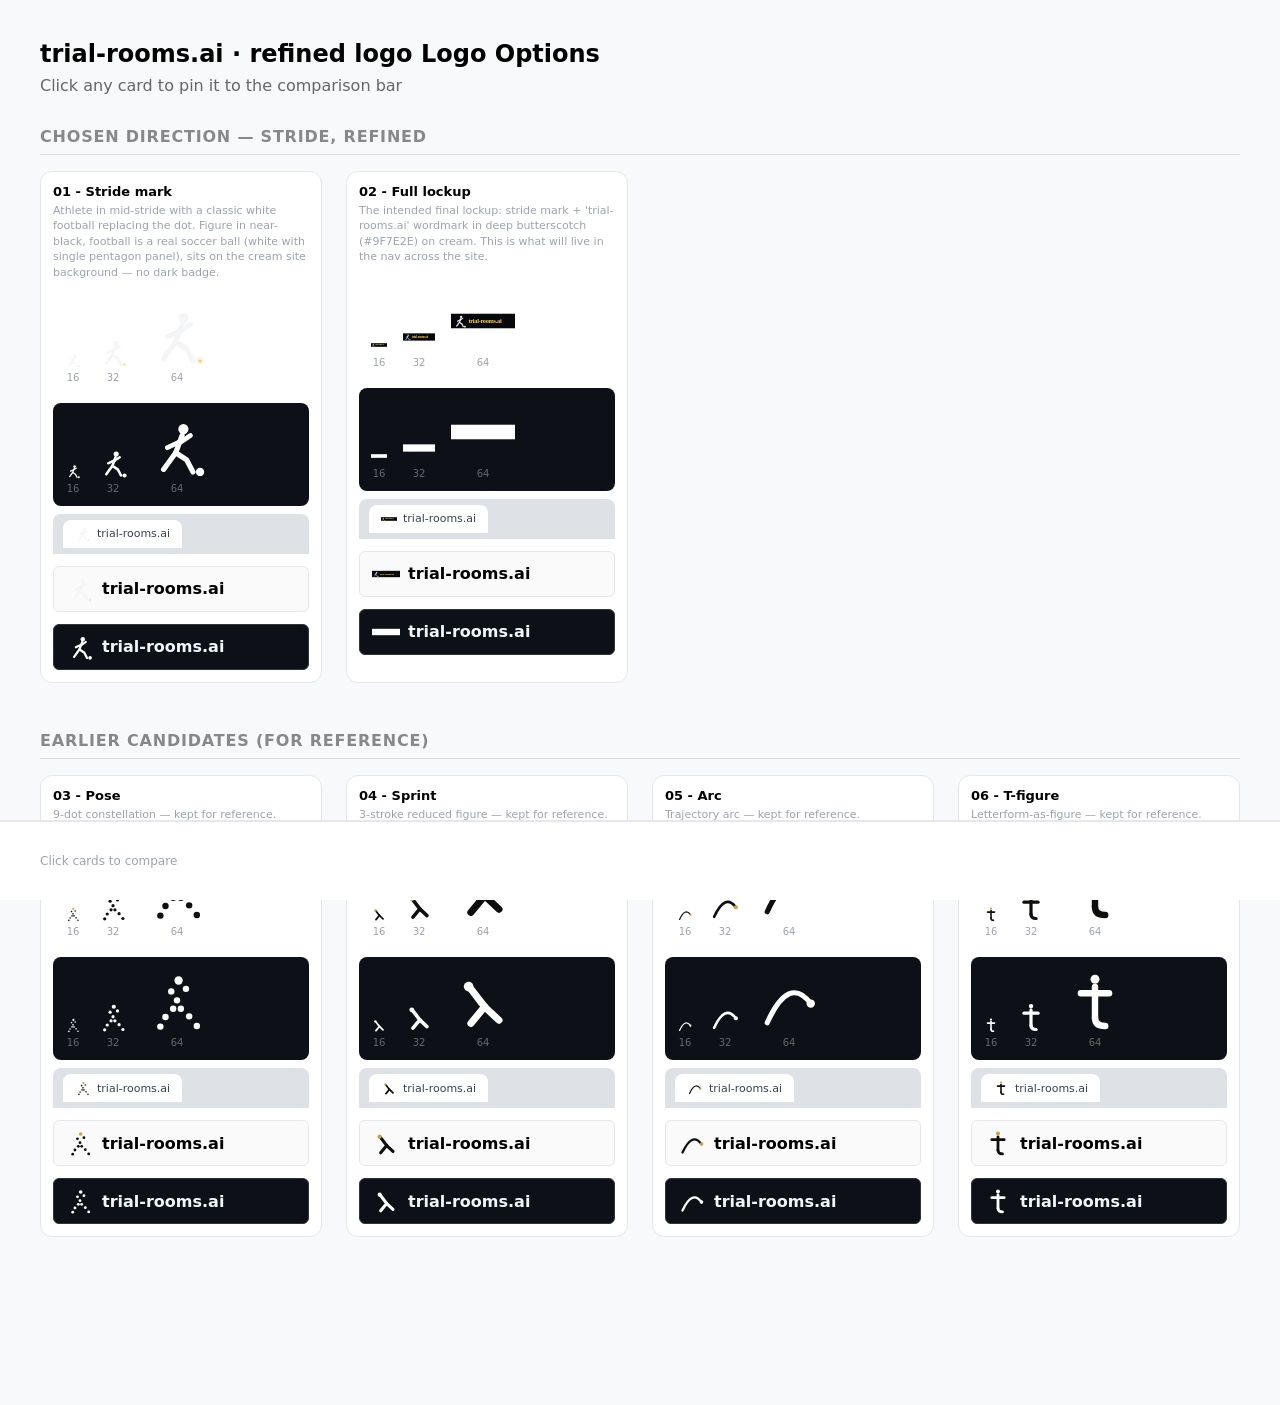
<file: logo-preview.html>
<!DOCTYPE html>
<html lang="en">
<head>
<meta charset="utf-8">
<title>Logo Options</title>
<style>
  * { margin: 0; padding: 0; box-sizing: border-box; }
  body { font-family: system-ui, sans-serif; padding: 40px 40px 120px; background: #f8f9fa; }
  h1 { margin-bottom: 8px; font-size: 24px; }
  .sub { color: #666; margin-bottom: 32px; }
  .section { margin-bottom: 48px; }
  .section h2 { font-size: 16px; color: #888; text-transform: uppercase; letter-spacing: 0.05em;
    margin-bottom: 16px; border-bottom: 1px solid #ddd; padding-bottom: 8px; }
  .grid { display: grid; grid-template-columns: repeat(auto-fill, minmax(240px, 1fr)); gap: 24px; }
  .card { background: white; border-radius: 12px; padding: 12px; border: 1px solid #e5e7eb;
    cursor: pointer; transition: outline 0.15s; }
  .card h3 { font-size: 13px; font-weight: 600; margin-bottom: 4px; }
  .card p { font-size: 11px; color: #9ca3af; margin-bottom: 12px; line-height: 1.4;
    min-height: 2.5em; }
  .sizes { display: flex; align-items: flex-end; gap: 16px;
    background: white; border-radius: 8px; padding: 12px; }
  .size-label { font-size: 10px; color: #9ca3af; text-align: center; }
  .size-label img { display: block; margin: 0 auto 4px; }
  .dark-row { background: #0d1117; padding: 12px; border-radius: 8px; margin-top: 8px;
    display: flex; align-items: flex-end; gap: 16px; }
  .dark-row .size-label { color: #666; }
  .nav-preview { display: flex; align-items: center; gap: 8px; margin-top: 12px;
    padding: 8px 12px; border: 1px solid #e5e7eb; border-radius: 6px; background: #fafafa; }
  .nav-preview img { width: 28px; height: 28px; }
  .nav-preview span { font-size: 16px; font-weight: 700; }
  .nav-dark { background: #0d1117; border-color: #30363d; }
  .nav-dark span { color: #f0f6fc; }
  .favicon-strip { display: flex; align-items: center; gap: 6px; margin-top: 8px;
    padding: 6px 10px; background: #dee1e6; border-radius: 8px 8px 0 0; }
  .favicon-strip .tab { display: flex; align-items: center; gap: 6px; background: white;
    border-radius: 8px 8px 0 0; padding: 6px 12px; font-size: 11px; color: #374151; }
  .favicon-strip .tab img { width: 16px; height: 16px; }
  #compare-bar { position: fixed; bottom: 0; left: 0; right: 0; background: white;
    border-top: 2px solid #e5e7eb; padding: 16px 40px; display: flex; gap: 24px;
    align-items: center; z-index: 10; min-height: 80px; }
</style>
</head>
<body>
<h1 id="title">Logo Options</h1>
<p class="sub">Click any card to pin it to the comparison bar</p>
<div id="content"></div>
<div id="compare-bar">
  <span style="font-size:12px;color:#9ca3af;white-space:nowrap;">Click cards to compare</span>
</div>

<!--
  Load variant data from variants.js.
  Expected shape of window.VARIANTS:
  {
    projectName: string,
    brandName: string,
    concepts: [{
      name: string,
      variants: [{
        id: string,
        name: string,
        description: string,
        light: string,        // path to light SVG
        dark: string|undefined // path to dark SVG (omit for monochrome)
      }]
    }]
  }
-->
<script src="variants.js"></script>
<script>
(function () {
  var lastDataStr = '';

  function esc(s) {
    var d = document.createElement('div');
    d.textContent = s;
    return d.innerHTML;
  }

  function sizeRamp(src, invert) {
    var sizes = [16, 32, 64];
    var filter = invert ? ' style="filter:brightness(0) invert(1)"' : '';
    return sizes.map(function (s) {
      return '<div class="size-label"><img src="' + src + '" width="' + s + '" height="' + s + '"' + filter + '>' + s + '</div>';
    }).join('');
  }

  function renderCard(v, brandName) {
    var lightSrc = v.light || '';
    var darkSrc = v.dark || '';
    var useDarkSrc = darkSrc || lightSrc;
    var invert = !darkSrc;
    var invertStyle = invert ? ' style="filter:brightness(0) invert(1)"' : '';

    return '<div class="card" data-id="' + esc(v.id) + '">' +
      '<h3>' + esc(v.id + ' - ' + v.name) + '</h3>' +
      '<p>' + esc(v.description || '') + '</p>' +
      '<div class="sizes">' + sizeRamp(lightSrc, false) + '</div>' +
      '<div class="dark-row">' + sizeRamp(useDarkSrc, invert) + '</div>' +
      '<div class="favicon-strip"><div class="tab"><img src="' + lightSrc + '">' + esc(brandName) + '</div></div>' +
      '<div class="nav-preview"><img src="' + lightSrc + '"><span>' + esc(brandName) + '</span></div>' +
      '<div class="nav-preview nav-dark"><img src="' + useDarkSrc + '"' + invertStyle + '><span>' + esc(brandName) + '</span></div>' +
    '</div>';
  }

  function render() {
    var data = window.VARIANTS;
    if (!data) return;

    var dataStr = JSON.stringify(data);
    if (dataStr === lastDataStr) return;
    lastDataStr = dataStr;

    document.getElementById('title').textContent = data.projectName + ' Logo Options';
    document.title = data.projectName + ' Logo Options';

    var html = '';
    (data.concepts || []).forEach(function (concept) {
      html += '<div class="section"><h2>' + esc(concept.name) + '</h2><div class="grid">';
      (concept.variants || []).forEach(function (v) {
        html += renderCard(v, data.brandName || data.projectName);
      });
      html += '</div></div>';
    });

    document.getElementById('content').innerHTML = html;
  }

  // Click-to-compare via event delegation
  document.getElementById('content').addEventListener('click', function (e) {
    var card = e.target.closest('.card');
    if (!card) return;
    var bar = document.getElementById('compare-bar');
    var id = card.dataset.id;
    var existing = bar.querySelector('[data-compare-id="' + id + '"]');
    if (existing) { existing.remove(); card.style.outline = ''; return; }
    if (bar.querySelectorAll('.compare-item').length >= 4) return;
    var imgSrc = card.querySelector('.sizes img');
    if (!imgSrc) return;
    var item = document.createElement('div');
    item.className = 'compare-item';
    item.dataset.compareId = id;
    item.style.cssText = 'text-align:center;';
    var thumb = document.createElement('img');
    thumb.src = imgSrc.src; thumb.width = 48; thumb.height = 48;
    thumb.style.cssText = 'display:block;margin:0 auto 4px;';
    var label = document.createElement('div');
    label.style.cssText = 'font-size:11px;color:#374151;';
    label.textContent = card.querySelector('h3').textContent;
    item.append(thumb, label);
    bar.appendChild(item);
    card.style.outline = '3px solid #3B82F6';
    card.style.outlineOffset = '-3px';
  });

  // Initial render
  render();

  // Live reload: cache-bust SVG images + reload variants.js every 3s
  setInterval(function () {
    var t = Date.now();
    // Cache-bust SVG images
    document.querySelectorAll('img[src*=".svg"]').forEach(function (img) {
      var base = img.src.split('?')[0];
      img.src = base + '?t=' + t;
    });
    // Reload variants.js via script injection, re-render if data changed
    var s = document.createElement('script');
    s.src = 'variants.js?t=' + t;
    s.onload = function () { render(); s.remove(); };
    s.onerror = function () { s.remove(); };
    document.head.appendChild(s);
  }, 3000);
})();
</script>
</body>
</html>
</file>
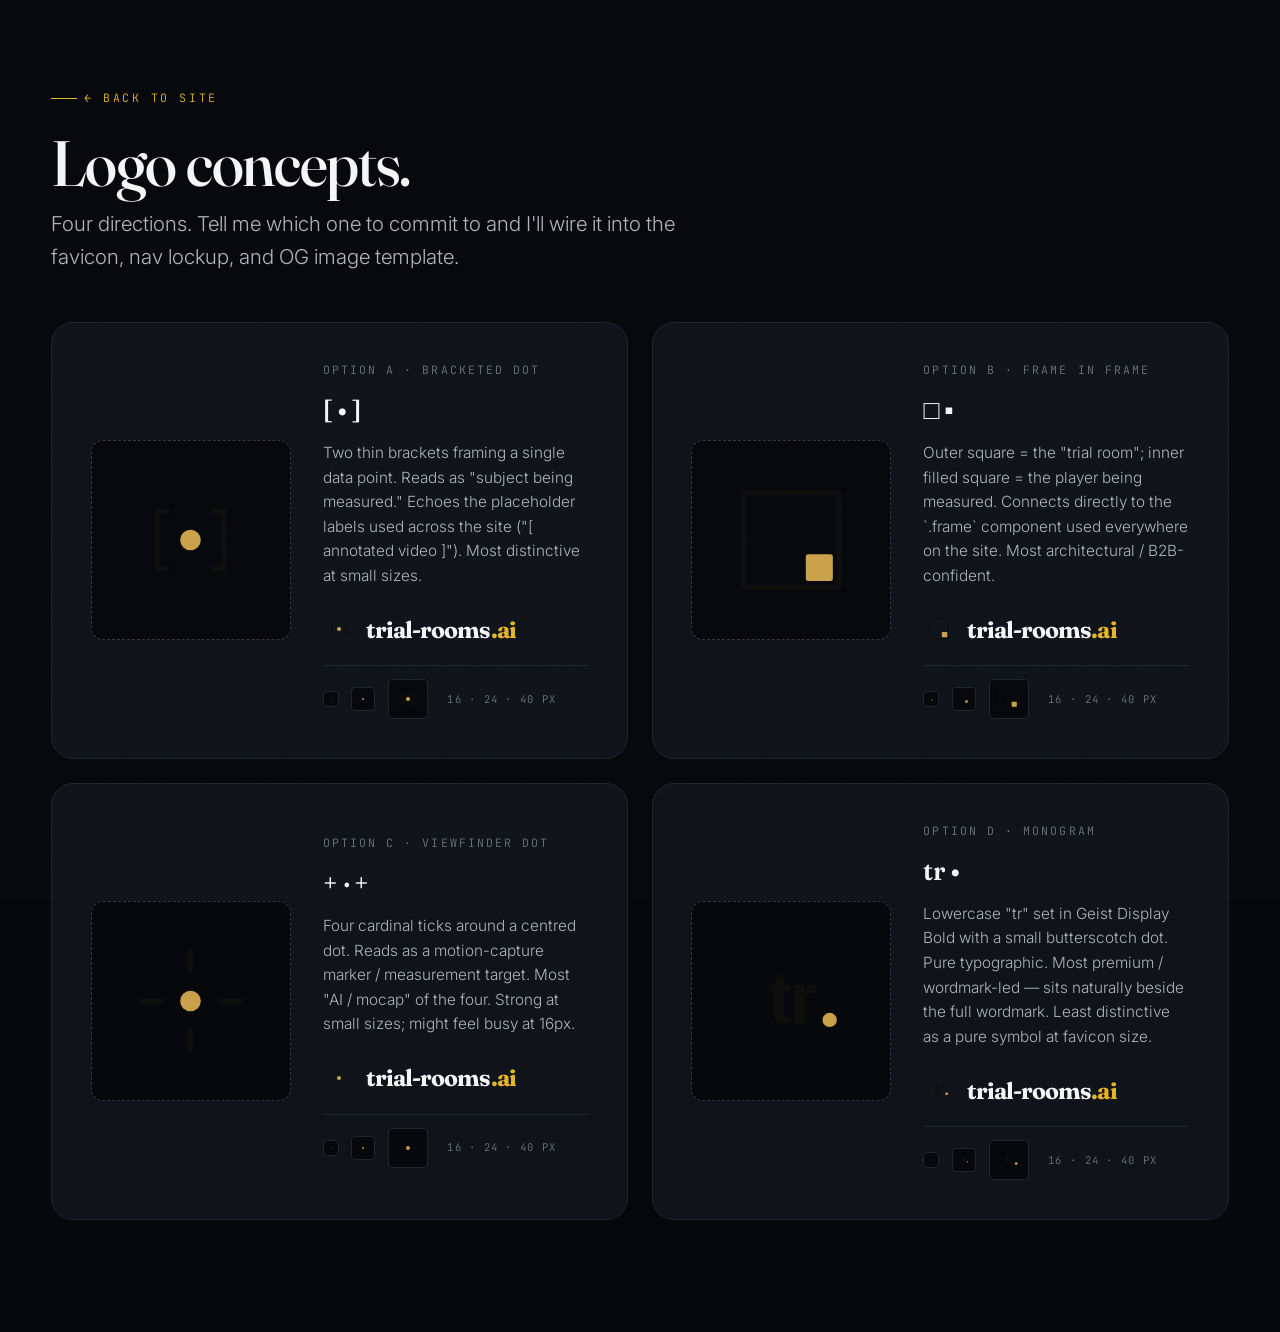
<file: logos.html>
<!DOCTYPE html>
<html lang="en" class="lenis">
<head>
<meta charset="UTF-8">
<meta name="viewport" content="width=device-width, initial-scale=1">
<title>Logo concepts — trial-rooms.ai</title>
<meta name="robots" content="noindex">
<link rel="icon" type="image/svg+xml" href="favicon.svg">
<link rel="stylesheet" href="css/base.css">
<link rel="stylesheet" href="css/components.css">
<style>
  .logo-page { padding: 5rem var(--gut) 7rem; max-width: 1280px; margin-inline: auto; }
  .logo-grid { display: grid; grid-template-columns: 1fr 1fr; gap: 1.5rem; margin-top: 3rem; }
  .logo-card {
    border: 1px solid var(--line);
    border-radius: var(--radius-lg);
    background: var(--bg-card);
    padding: 2.4rem;
    display: grid;
    grid-template-columns: 200px 1fr;
    gap: 2rem;
    align-items: center;
  }
  .logo-card .mark {
    width: 200px; height: 200px;
    border: 1px dashed var(--line-bright);
    border-radius: 12px;
    display: flex;
    align-items: center;
    justify-content: center;
    background: var(--bg);
  }
  .logo-card .mark img { width: 80%; height: 80%; }
  .logo-card .meta {
    display: flex;
    flex-direction: column;
    gap: 0.6rem;
  }
  .logo-card .tag {
    font-family: var(--mono);
    font-size: 0.72rem;
    letter-spacing: 0.18em;
    color: var(--ink-mute);
    text-transform: uppercase;
  }
  .logo-card .name {
    font-family: var(--display);
    font-size: 1.65rem;
    font-weight: 600;
    letter-spacing: -0.02em;
  }
  .logo-card .desc {
    color: var(--ink-soft);
    font-size: 0.96rem;
    max-width: 38ch;
  }
  .lockup {
    display: flex;
    align-items: center;
    gap: 0.7rem;
    font-family: var(--display);
    font-weight: 700;
    font-size: 1.45rem;
    letter-spacing: -0.04em;
    color: var(--ink);
    margin-top: 0.8rem;
  }
  .lockup img { width: 32px; height: 32px; }
  .lockup .ai { color: var(--acid-deep); }
  .sizes {
    display: flex;
    gap: 0.8rem;
    align-items: center;
    margin-top: 0.5rem;
    padding-top: 0.8rem;
    border-top: 1px solid var(--line);
  }
  .sizes img { background: var(--bg); border: 1px solid var(--line); border-radius: 4px; padding: 4px; }
  .sizes .s16 { width: 16px; height: 16px; }
  .sizes .s24 { width: 24px; height: 24px; }
  .sizes .s40 { width: 40px; height: 40px; }
  .sizes-label {
    font-family: var(--mono);
    font-size: 0.66rem;
    color: var(--ink-mute);
    letter-spacing: 0.12em;
    text-transform: uppercase;
    margin-left: 0.4rem;
  }
  @media (max-width: 900px) {
    .logo-grid { grid-template-columns: 1fr; }
    .logo-card { grid-template-columns: 1fr; }
  }
</style>
</head>
<body>

<div class="logo-page">
  <a href="index.html" class="eyebrow" style="text-decoration:none">← Back to site</a>
  <h1 class="h-section" style="margin-top:1.4rem">Logo concepts.</h1>
  <p class="lede" style="margin-top:0.8rem">Four directions. Tell me which one to commit to and I'll wire it into the favicon, nav lockup, and OG image template.</p>

  <div class="logo-grid">

    <div class="logo-card">
      <div class="mark"><img src="assets/logo-a.svg" alt="Logo A"></div>
      <div class="meta">
        <div class="tag">Option A · Bracketed dot</div>
        <div class="name">[ • ]</div>
        <div class="desc">Two thin brackets framing a single data point. Reads as "subject being measured." Echoes the placeholder labels used across the site ("[ annotated video ]"). Most distinctive at small sizes.</div>
        <div class="lockup">
          <img src="assets/logo-a.svg" alt="">
          <span>trial-rooms<span class="ai">.ai</span></span>
        </div>
        <div class="sizes">
          <img class="s16" src="assets/logo-a.svg" alt="">
          <img class="s24" src="assets/logo-a.svg" alt="">
          <img class="s40" src="assets/logo-a.svg" alt="">
          <span class="sizes-label">16 · 24 · 40 px</span>
        </div>
      </div>
    </div>

    <div class="logo-card">
      <div class="mark"><img src="assets/logo-b.svg" alt="Logo B"></div>
      <div class="meta">
        <div class="tag">Option B · Frame in frame</div>
        <div class="name">□ ▪</div>
        <div class="desc">Outer square = the "trial room"; inner filled square = the player being measured. Connects directly to the `.frame` component used everywhere on the site. Most architectural / B2B-confident.</div>
        <div class="lockup">
          <img src="assets/logo-b.svg" alt="">
          <span>trial-rooms<span class="ai">.ai</span></span>
        </div>
        <div class="sizes">
          <img class="s16" src="assets/logo-b.svg" alt="">
          <img class="s24" src="assets/logo-b.svg" alt="">
          <img class="s40" src="assets/logo-b.svg" alt="">
          <span class="sizes-label">16 · 24 · 40 px</span>
        </div>
      </div>
    </div>

    <div class="logo-card">
      <div class="mark"><img src="assets/logo-c.svg" alt="Logo C"></div>
      <div class="meta">
        <div class="tag">Option C · Viewfinder dot</div>
        <div class="name">+ · +</div>
        <div class="desc">Four cardinal ticks around a centred dot. Reads as a motion-capture marker / measurement target. Most "AI / mocap" of the four. Strong at small sizes; might feel busy at 16px.</div>
        <div class="lockup">
          <img src="assets/logo-c.svg" alt="">
          <span>trial-rooms<span class="ai">.ai</span></span>
        </div>
        <div class="sizes">
          <img class="s16" src="assets/logo-c.svg" alt="">
          <img class="s24" src="assets/logo-c.svg" alt="">
          <img class="s40" src="assets/logo-c.svg" alt="">
          <span class="sizes-label">16 · 24 · 40 px</span>
        </div>
      </div>
    </div>

    <div class="logo-card">
      <div class="mark"><img src="assets/logo-d.svg" alt="Logo D"></div>
      <div class="meta">
        <div class="tag">Option D · Monogram</div>
        <div class="name">tr •</div>
        <div class="desc">Lowercase "tr" set in Geist Display Bold with a small butterscotch dot. Pure typographic. Most premium / wordmark-led — sits naturally beside the full wordmark. Least distinctive as a pure symbol at favicon size.</div>
        <div class="lockup">
          <img src="assets/logo-d.svg" alt="">
          <span>trial-rooms<span class="ai">.ai</span></span>
        </div>
        <div class="sizes">
          <img class="s16" src="assets/logo-d.svg" alt="">
          <img class="s24" src="assets/logo-d.svg" alt="">
          <img class="s40" src="assets/logo-d.svg" alt="">
          <span class="sizes-label">16 · 24 · 40 px</span>
        </div>
      </div>
    </div>

  </div>
</div>

</body>
</html>
</file>
<file: css/base.css>
/* ============================================================
   trial-rooms.ai — Design System
   Aesthetic: technical / athletic / editorial-dark
   ============================================================ */

/* ---- Fonts ---- */
@import url('https://fonts.googleapis.com/css2?family=Fraunces:opsz,wght@9..144,400;9..144,500;9..144,600;9..144,700&family=Inter:wght@300;400;500;600&family=JetBrains+Mono:wght@400;500&display=swap');

/* ---- Tokens ---- */
:root {
  /* surface — cinematic dark, stadium-at-night */
  --bg:            #07080B;
  --bg-elev:       #0D0F14;
  --bg-card:       #10131A;
  --bg-card-hover: #161A23;
  --line:          #1F2530;
  --line-bright:   #2F3848;

  /* ink */
  --ink:           #F4F5F7;
  --ink-soft:      #B0B5BD;
  --ink-mute:      #6E747F;

  /* brand — floodlight amber + electric pitch-blue */
  --acid:          #FFD23F;   /* floodlight amber — primary accent */
  --acid-deep:     #E5B528;   /* deeper amber for hover / emphasis */
  --acid-glow:     rgba(255, 210, 63, 0.18);
  --signal:        #3A6BFF;   /* electric pitch-blue — data accent */
  --ember:         #FF6B47;   /* warm red — warning states */

  /* type */
  --display: 'Fraunces', 'Source Serif Pro', Georgia, serif;
  --body:    'Inter', system-ui, sans-serif;
  --mono:    'JetBrains Mono', ui-monospace, monospace;

  /* metrics */
  --maxw: 1280px;
  --gut: clamp(1.25rem, 4vw, 4rem);
  --radius: 14px;
  --radius-lg: 22px;

  --ease: cubic-bezier(0.22, 1, 0.36, 1);
}

/* ---- Reset ---- */
*, *::before, *::after { box-sizing: border-box; margin: 0; padding: 0; }
html { -webkit-text-size-adjust: 100%; }

html.lenis, html.lenis body { height: auto; }
.lenis.lenis-smooth { scroll-behavior: auto !important; }
.lenis.lenis-smooth [data-lenis-prevent] { overscroll-behavior: contain; }
.lenis.lenis-stopped { overflow: hidden; }
.lenis.lenis-smooth iframe { pointer-events: none; }

body {
  background: var(--bg);
  color: var(--ink);
  font-family: var(--body);
  font-weight: 300;
  font-size: 17px;
  line-height: 1.6;
  -webkit-font-smoothing: antialiased;
  -moz-osx-font-smoothing: grayscale;
  overflow-x: hidden;
}

img, video, svg { display: block; max-width: 100%; }
a { color: inherit; text-decoration: none; }
button { font-family: inherit; cursor: pointer; border: none; background: none; }
ul { list-style: none; }

/* ---- Selection ---- */
::selection { background: var(--acid); color: #07080B; }

/* ---- Cinematic grain overlay ---- */
body::after {
  content: '';
  position: fixed;
  inset: 0;
  pointer-events: none;
  z-index: 9999;
  opacity: 0.035;
  mix-blend-mode: overlay;
  background-image: url("data:image/svg+xml,%3Csvg xmlns='http://www.w3.org/2000/svg' width='160' height='160'%3E%3Cfilter id='n'%3E%3CfeTurbulence type='fractalNoise' baseFrequency='0.9' numOctaves='3'/%3E%3C/filter%3E%3Crect width='100%25' height='100%25' filter='url(%23n)'/%3E%3C/svg%3E");
}

/* ---- Layout primitives ---- */
.wrap {
  max-width: var(--maxw);
  margin-inline: auto;
  padding-inline: var(--gut);
}
.section { position: relative; padding-block: clamp(5rem, 12vh, 11rem); }

/* ---- Typography scale ---- */
.eyebrow {
  font-family: var(--mono);
  font-size: 0.72rem;
  letter-spacing: 0.22em;
  text-transform: uppercase;
  color: var(--acid-deep);
  display: inline-flex;
  align-items: center;
  gap: 0.6em;
}
.eyebrow::before {
  content: '';
  width: 26px;
  height: 1px;
  background: var(--acid-deep);
}

h1, h2, h3, h4 {
  font-family: var(--display);
  font-weight: 500;
  line-height: 1.02;
  letter-spacing: -0.018em;
}

.h-display {
  font-size: clamp(2.5rem, 6.4vw, 5.6rem);
  font-weight: 500;
  font-variation-settings: "opsz" 144;
}
.h-section {
  font-size: clamp(2.1rem, 5vw, 4.1rem);
  font-weight: 500;
  letter-spacing: -0.02em;
  font-variation-settings: "opsz" 96;
}
.h-card {
  font-size: clamp(1.3rem, 2.2vw, 1.7rem);
  font-weight: 600;
  font-family: var(--display);
}
.italic-serif { font-variation-settings: "opsz" 144; }

.lede {
  font-size: clamp(1.05rem, 1.6vw, 1.32rem);
  color: var(--ink-soft);
  font-weight: 300;
  max-width: 54ch;
}

.acid { color: var(--acid); }
.italic-serif { font-style: italic; }

/* ============================================================
   Buttons
   ============================================================ */
.btn {
  display: inline-flex;
  align-items: center;
  gap: 0.6em;
  font-family: var(--mono);
  font-size: 0.82rem;
  letter-spacing: 0.04em;
  padding: 1.05em 1.7em;
  border-radius: 100px;
  transition: transform 0.4s var(--ease), background 0.3s var(--ease), color 0.3s var(--ease);
  white-space: nowrap;
}
.btn-primary {
  background: var(--acid);
  color: #07080B;
  font-weight: 600;
}
.btn-primary:hover { transform: translateY(-3px); background: #FFE066; color: #07080B; box-shadow: 0 12px 30px -10px rgba(255,210,63,0.5); }
.btn-ghost {
  background: transparent;
  color: var(--ink);
  border: 1px solid var(--line-bright);
}
.btn-ghost:hover { border-color: var(--acid); color: var(--acid); transform: translateY(-3px); }
.btn-arrow { transition: transform 0.4s var(--ease); }
.btn:hover .btn-arrow { transform: translate(3px, -3px); }

/* ============================================================
   Navigation
   ============================================================ */
.nav {
  position: fixed;
  top: 0; left: 0; right: 0;
  z-index: 1000;
  display: flex;
  align-items: center;
  justify-content: space-between;
  padding: 1.3rem var(--gut);
  transition: background 0.4s var(--ease), padding 0.4s var(--ease), border-color 0.4s var(--ease);
  border-bottom: 1px solid transparent;
}
.nav.scrolled {
  background: rgba(7, 8, 11, 0.78);
  backdrop-filter: blur(18px);
  -webkit-backdrop-filter: blur(18px);
  padding-block: 0.85rem;
  border-bottom-color: var(--line);
}
.nav-logo {
  font-family: var(--display);
  font-weight: 600;
  font-size: 1.28rem;
  letter-spacing: -0.03em;
  display: inline-flex;
  align-items: center;
  gap: 0.6rem;
  color: var(--acid);
  line-height: 1;
}
.nav-mark {
  width: 28px;
  height: 28px;
  flex-shrink: 0;
  display: block;
}
.footer-brand .nav-mark { width: 32px; height: 32px; }
.nav-word { color: var(--acid); }
.nav-links {
  display: flex;
  gap: 2.2rem;
  align-items: center;
}
.nav-links a {
  font-size: 0.92rem;
  color: var(--ink-soft);
  transition: color 0.25s var(--ease);
  position: relative;
}
.nav-links a:hover { color: var(--ink); }
.nav-links a::after {
  content: '';
  position: absolute;
  left: 0; bottom: -6px;
  width: 0; height: 1px;
  background: var(--acid-deep);
  transition: width 0.3s var(--ease);
}
.nav-links a:hover::after { width: 100%; }
.nav-cta { display: flex; align-items: center; gap: 1rem; }

.nav-burger { display: none; flex-direction: column; gap: 5px; }
.nav-burger span {
  width: 24px; height: 2px;
  background: var(--ink);
  transition: transform 0.3s var(--ease), opacity 0.3s var(--ease);
}

/* ============================================================
   Footer
   ============================================================ */
.footer {
  border-top: 1px solid var(--line);
  padding-block: 4.5rem 2.5rem;
  background: var(--bg-elev);
}
.footer-grid {
  display: grid;
  grid-template-columns: 1.6fr 1fr 1fr 1fr;
  gap: 2.5rem;
}
.footer-brand .nav-logo { margin-bottom: 1.2rem; }
.footer-brand p { color: var(--ink-mute); max-width: 30ch; font-size: 0.95rem; }
.footer-col h4 {
  font-family: var(--mono);
  font-size: 0.72rem;
  letter-spacing: 0.18em;
  text-transform: uppercase;
  color: var(--ink-mute);
  margin-bottom: 1.3rem;
  font-weight: 400;
}
.footer-col a {
  display: block;
  color: var(--ink-soft);
  font-size: 0.95rem;
  margin-bottom: 0.75rem;
  transition: color 0.25s var(--ease);
}
.footer-col a:hover { color: var(--acid-deep); }
.footer-base {
  margin-top: 4rem;
  padding-top: 2rem;
  border-top: 1px solid var(--line);
  display: flex;
  justify-content: space-between;
  align-items: center;
  color: var(--ink-mute);
  font-size: 0.85rem;
  font-family: var(--mono);
}

/* ============================================================
   Reveal animation utility (GSAP-driven, fallback visible)
   ============================================================ */
.reveal { opacity: 0; transform: translateY(34px); }
.reveal.in { opacity: 1; transform: none; }
@media (prefers-reduced-motion: reduce) {
  .reveal { opacity: 1 !important; transform: none !important; }
  html { scroll-behavior: auto; }
}

/* ============================================================
   Responsive
   ============================================================ */
@media (max-width: 1024px) {
  .footer-grid { grid-template-columns: 1fr 1fr; gap: 2.5rem 1.5rem; }
  .footer-brand { grid-column: 1 / -1; }
}
@media (max-width: 760px) {
  body { font-size: 16px; }
  .nav-links { display: none; }
  .nav-burger { display: flex; }
  .nav-cta .btn-ghost { display: none; }
  .footer-grid { grid-template-columns: 1fr 1fr; }
  .footer-base { flex-direction: column; gap: 1rem; text-align: center; }
}
</file>
<file: css/components.css>
/* ============================================================
   trial-rooms.ai — Components & Sections
   ============================================================ */

/* ---- HERO ---- */
.hero {
  position: relative;
  min-height: 100svh;
  display: flex;
  flex-direction: column;
  justify-content: center;
  padding-top: 7rem;
  overflow: hidden;
}
.hero-bg {
  position: absolute;
  inset: 0;
  z-index: -2;
}
.hero-bg::before {
  content: '';
  position: absolute;
  inset: 0;
  background:
    radial-gradient(ellipse 70% 60% at 85% 10%, rgba(255,210,63,0.20), transparent 60%),
    radial-gradient(ellipse 55% 45% at 8% 95%, rgba(58,107,255,0.15), transparent 65%);
}
.hero-grid-lines {
  position: absolute;
  inset: 0;
  z-index: -1;
  background-image:
    linear-gradient(var(--line) 1px, transparent 1px),
    linear-gradient(90deg, var(--line) 1px, transparent 1px);
  background-size: 88px 88px;
  mask-image: radial-gradient(ellipse 80% 70% at 50% 40%, #000 30%, transparent 80%);
  -webkit-mask-image: radial-gradient(ellipse 80% 70% at 50% 40%, #000 30%, transparent 80%);
  opacity: 0.5;
}
.hero-inner { position: relative; }
.hero h1 { margin-bottom: 1.8rem; }
.hero h1 .line { display: block; overflow: hidden; padding-bottom: 0.04em; }
.hero h1 .line > span { display: block; line-height: 1.04; white-space: nowrap; }
.hero h1 .line .acid,
.hero h1 .line .italic-serif { display: inline; }
.italic-serif { font-style: italic; font-family: var(--display); }
.hero-sub {
  display: flex;
  gap: 2.5rem;
  align-items: flex-end;
  flex-wrap: wrap;
  margin-top: 2.5rem;
}
.hero-cta-row { display: flex; gap: 1rem; flex-wrap: wrap; }
.hero-stats {
  display: flex;
  gap: 2.4rem;
  margin-left: auto;
}
.hero-stat .num {
  font-family: var(--display);
  font-size: 2.4rem;
  font-weight: 600;
  line-height: 1;
}
.hero-stat .lbl {
  font-family: var(--mono);
  font-size: 0.68rem;
  letter-spacing: 0.12em;
  text-transform: uppercase;
  color: var(--ink-mute);
  margin-top: 0.4rem;
}
.hero-scroll {
  position: absolute;
  bottom: 2rem; left: var(--gut);
  font-family: var(--mono);
  font-size: 0.7rem;
  letter-spacing: 0.16em;
  text-transform: uppercase;
  color: var(--ink-mute);
  display: flex;
  align-items: center;
  gap: 0.7rem;
}
.hero-scroll .bar {
  width: 1px; height: 42px;
  background: linear-gradient(var(--acid), transparent);
  position: relative;
  overflow: hidden;
}
.hero-scroll .bar::after {
  content: '';
  position: absolute;
  top: 0; left: 0; right: 0;
  height: 12px;
  background: var(--acid);
  animation: scrolldot 2s var(--ease) infinite;
}
@keyframes scrolldot { to { transform: translateY(42px); } }

/* ---- MARQUEE ---- */
.marquee {
  border-block: 1px solid var(--line);
  padding-block: 1.5rem;
  overflow: hidden;
  background: var(--bg-elev);
}
.marquee-track {
  display: flex;
  gap: 3.5rem;
  white-space: nowrap;
  width: max-content;
  animation: marquee 38s linear infinite;
}
.marquee-track span {
  font-family: var(--display);
  font-size: 1.5rem;
  font-weight: 500;
  color: var(--ink-mute);
  display: flex;
  align-items: center;
  gap: 3.5rem;
}
.marquee-track span::after {
  content: '◆';
  font-size: 0.6rem;
  color: var(--acid);
}
@keyframes marquee { to { transform: translateX(-50%); } }

/* ---- SECTION HEAD ---- */
.sec-head { margin-bottom: 4rem; max-width: 60ch; }
.sec-head .eyebrow { margin-bottom: 1.4rem; }
.sec-head h2 { margin-bottom: 1.4rem; }

/* ---- PROBLEM / split list ---- */
.split {
  display: grid;
  grid-template-columns: 1fr 1fr;
  gap: 1.5rem;
}
.split-card {
  border: 1px solid var(--line);
  border-radius: var(--radius-lg);
  padding: 2.5rem;
  background: var(--bg-card);
}
.split-card.bad { background: var(--bg-elev); }
.split-card h3 {
  font-family: var(--mono);
  font-size: 0.78rem;
  letter-spacing: 0.16em;
  text-transform: uppercase;
  margin-bottom: 1.8rem;
  font-weight: 500;
}
.split-card.bad h3 { color: var(--ink-mute); }
.split-card.good h3 { color: var(--acid); }
.split-card li {
  display: flex;
  gap: 0.9rem;
  padding-block: 0.85rem;
  border-top: 1px solid var(--line);
  color: var(--ink-soft);
  font-size: 0.98rem;
}
.split-card li:first-of-type { border-top: none; }
.split-card .mk { flex-shrink: 0; font-family: var(--mono); }
.split-card.bad .mk { color: var(--ink-mute); }
.split-card.good .mk { color: var(--acid); }

/* ---- PRODUCTS ---- */
.products { display: flex; flex-direction: column; gap: 1.5rem; }
.product-card {
  position: relative;
  border: 1px solid var(--line);
  border-radius: var(--radius-lg);
  background: var(--bg-card);
  overflow: hidden;
  display: grid;
  grid-template-columns: 1.1fr 1fr;
  min-height: 440px;
  transition: border-color 0.45s var(--ease), transform 0.45s var(--ease);
}
.product-card:hover { border-color: var(--line-bright); transform: translateY(-4px); }
.product-card:nth-child(even) { grid-template-columns: 1fr 1.1fr; }
.product-card:nth-child(even) .pc-body { order: 2; }
.pc-body {
  padding: clamp(2rem, 4vw, 3.4rem);
  display: flex;
  flex-direction: column;
}
.pc-index {
  font-family: var(--mono);
  font-size: 0.72rem;
  letter-spacing: 0.14em;
  color: var(--ink-mute);
  margin-bottom: auto;
}
.pc-name {
  font-family: var(--display);
  font-size: clamp(2.4rem, 4vw, 3.6rem);
  font-weight: 600;
  letter-spacing: -0.03em;
  margin-top: 1.5rem;
  display: flex;
  align-items: baseline;
  gap: 0.7rem;
}
.pc-name .tag {
  font-family: var(--mono);
  font-size: 0.7rem;
  letter-spacing: 0.1em;
  color: var(--acid);
  border: 1px solid var(--line-bright);
  border-radius: 100px;
  padding: 0.3em 0.8em;
  text-transform: uppercase;
}
.pc-desc { color: var(--ink-soft); margin-top: 1rem; font-size: 1rem; }
.pc-feats { margin-top: 1.8rem; display: flex; flex-direction: column; gap: 0.6rem; }
.pc-feats li {
  font-size: 0.92rem;
  color: var(--ink-soft);
  display: flex;
  gap: 0.7rem;
  align-items: center;
}
.pc-feats li::before {
  content: '';
  width: 5px; height: 5px;
  border-radius: 50%;
  background: var(--acid);
  flex-shrink: 0;
}
.pc-link {
  margin-top: 1.9rem;
  font-family: var(--mono);
  font-size: 0.82rem;
  color: var(--acid);
  display: inline-flex;
  align-items: center;
  gap: 0.5rem;
  transition: gap 0.3s var(--ease);
}
.pc-link:hover { gap: 0.9rem; }
.pc-visual {
  position: relative;
  background: var(--bg-elev);
  overflow: hidden;
  border-left: 1px solid var(--line);
}
.product-card:nth-child(even) .pc-visual { border-left: none; border-right: 1px solid var(--line); }

/* visual: Vitals */
.viz-vitals { display: flex; align-items: center; justify-content: center; height: 100%; padding: 2rem; }
.viz-ring {
  position: relative;
  width: 210px; height: 210px;
}
.viz-ring svg { transform: rotate(-90deg); }
.viz-ring .vr-center {
  position: absolute;
  inset: 0;
  display: flex;
  flex-direction: column;
  align-items: center;
  justify-content: center;
}
.viz-ring .vr-num {
  font-family: var(--display);
  font-size: 3rem;
  font-weight: 600;
}
.viz-ring .vr-lbl {
  font-family: var(--mono);
  font-size: 0.62rem;
  letter-spacing: 0.16em;
  text-transform: uppercase;
  color: var(--ink-mute);
}

/* visual: Frame (body points) */
.viz-frame {
  height: 100%;
  display: flex;
  align-items: center;
  justify-content: center;
  background-image:
    linear-gradient(var(--line) 1px, transparent 1px),
    linear-gradient(90deg, var(--line) 1px, transparent 1px);
  background-size: 40px 40px;
}
.viz-skeleton { position: relative; width: 160px; height: 300px; }
.viz-skeleton .joint {
  position: absolute;
  width: 9px; height: 9px;
  margin: -4.5px;
  border-radius: 50%;
  background: var(--acid);
  box-shadow: 0 0 10px var(--acid-glow);
}
.viz-skeleton .bone {
  position: absolute;
  height: 2px;
  background: linear-gradient(90deg, var(--acid-deep), var(--signal));
  transform-origin: left center;
  opacity: 0.7;
}

/* visual: Pathway */
.viz-pathway {
  height: 100%;
  padding: 2.4rem;
  display: flex;
  flex-direction: column;
  justify-content: center;
  gap: 0.8rem;
}
.viz-node {
  display: flex;
  align-items: center;
  gap: 1rem;
  padding: 0.9rem 1.1rem;
  border: 1px solid var(--line);
  border-radius: 10px;
  background: var(--bg-card);
}
.viz-node .vn-avatar {
  width: 34px; height: 34px;
  border-radius: 50%;
  background: linear-gradient(135deg, var(--acid-deep), var(--signal));
  flex-shrink: 0;
}
.viz-node .vn-bar {
  height: 6px;
  border-radius: 3px;
  background: var(--line-bright);
  flex: 1;
  position: relative;
  overflow: hidden;
}
.viz-node .vn-bar::after {
  content: '';
  position: absolute;
  inset: 0;
  width: var(--w, 70%);
  background: var(--acid);
  border-radius: 3px;
}
.viz-node .vn-score {
  font-family: var(--mono);
  font-size: 0.82rem;
  color: var(--acid);
}
.viz-node.hot { border-color: var(--acid); }

/* ---- HOW IT WORKS ---- */
.steps { display: grid; grid-template-columns: repeat(5, 1fr); gap: 1rem; }
.step {
  border-top: 1px solid var(--line);
  padding-top: 1.5rem;
  position: relative;
}
.step .st-num {
  font-family: var(--mono);
  font-size: 0.72rem;
  color: var(--acid);
  letter-spacing: 0.12em;
}
.step h3 {
  font-family: var(--display);
  font-size: 1.18rem;
  font-weight: 600;
  margin-block: 1rem 0.6rem;
}
.step p { font-size: 0.92rem; color: var(--ink-soft); }
.step .st-dot {
  position: absolute;
  top: -4.5px; left: 0;
  width: 8px; height: 8px;
  border-radius: 50%;
  background: var(--acid);
}

/* ---- BODY-POINTS FEATURE BANNER ---- */
.bigstat {
  display: grid;
  grid-template-columns: 1fr 1fr;
  gap: 4rem;
  align-items: center;
  border: 1px solid var(--line);
  border-radius: var(--radius-lg);
  padding: clamp(2.5rem, 5vw, 5rem);
  background:
    radial-gradient(ellipse 60% 80% at 85% 50%, var(--acid-glow), transparent 70%),
    var(--bg-card);
}
.bigstat .bs-huge {
  font-family: var(--display);
  font-size: clamp(5rem, 14vw, 11rem);
  font-weight: 700;
  line-height: 0.85;
  letter-spacing: -0.04em;
}
.bigstat .bs-huge sup {
  font-size: 0.3em;
  color: var(--acid);
  vertical-align: super;
}
.bigstat p { color: var(--ink-soft); margin-top: 1.5rem; }

/* ---- CTA BAND ---- */
.cta-band {
  text-align: center;
  border: 1px solid var(--line-bright);
  border-radius: var(--radius-lg);
  padding: clamp(3rem, 8vw, 6.5rem) 2rem;
  background:
    radial-gradient(ellipse 50% 60% at 50% 0%, var(--acid-glow), transparent 70%),
    var(--bg-card);
}
.cta-band h2 { margin-bottom: 1.5rem; }
.cta-band .lede { margin-inline: auto; margin-bottom: 2.5rem; }
.cta-band .hero-cta-row { justify-content: center; }

/* ---- generic page header (sub-pages) ---- */
.page-head {
  padding-top: 11rem;
  padding-bottom: 3rem;
}
.page-head .eyebrow { margin-bottom: 1.6rem; }
.page-head h1 {
  font-size: clamp(2.6rem, 6.5vw, 5.6rem);
  margin-bottom: 1.6rem;
}

/* ---- feature grid (sub-pages) ---- */
.fgrid {
  display: grid;
  grid-template-columns: repeat(3, 1fr);
  gap: 1.5rem;
}
.fcard {
  border: 1px solid var(--line);
  border-radius: var(--radius);
  padding: 2.2rem;
  background: var(--bg-card);
  transition: border-color 0.4s var(--ease), transform 0.4s var(--ease);
}
.fcard:hover { border-color: var(--line-bright); transform: translateY(-4px); }
.fcard .fc-ico {
  width: 44px; height: 44px;
  border-radius: 11px;
  border: 1px solid var(--line-bright);
  display: flex;
  align-items: center;
  justify-content: center;
  margin-bottom: 1.5rem;
  color: var(--acid);
}
.fcard h3 { font-size: 1.18rem; font-weight: 600; margin-bottom: 0.7rem; }
.fcard p { font-size: 0.94rem; color: var(--ink-soft); }

/* ---- FAQ ---- */
.faq { max-width: 820px; margin-inline: auto; }
.faq-item {
  border-bottom: 1px solid var(--line);
}
.faq-q {
  width: 100%;
  display: flex;
  justify-content: space-between;
  align-items: center;
  gap: 2rem;
  padding-block: 1.6rem;
  text-align: left;
  font-family: var(--display);
  font-size: clamp(1.05rem, 1.8vw, 1.35rem);
  font-weight: 500;
  color: var(--ink);
}
.faq-q .faq-sign {
  flex-shrink: 0;
  width: 26px; height: 26px;
  position: relative;
}
.faq-q .faq-sign::before,
.faq-q .faq-sign::after {
  content: '';
  position: absolute;
  background: var(--acid);
  transition: transform 0.35s var(--ease);
}
.faq-q .faq-sign::before { top: 12px; left: 0; width: 26px; height: 2px; }
.faq-q .faq-sign::after { top: 0; left: 12px; width: 2px; height: 26px; }
.faq-item.open .faq-sign::after { transform: rotate(90deg); }
.faq-a {
  max-height: 0;
  overflow: hidden;
  transition: max-height 0.4s var(--ease);
}
.faq-a-inner {
  padding-bottom: 1.7rem;
  color: var(--ink-soft);
  font-size: 0.98rem;
  max-width: 64ch;
}

/* ---- AUDIENCE ---- */
.aud-grid { display: grid; grid-template-columns: repeat(4, 1fr); gap: 1.5rem; }
.aud-card {
  border: 1px solid var(--line);
  border-radius: var(--radius);
  padding: 2rem;
  background: var(--bg-card);
}
.aud-card .ac-num {
  font-family: var(--mono);
  font-size: 0.72rem;
  color: var(--acid);
}
.aud-card h3 {
  font-size: 1.1rem;
  font-weight: 600;
  margin-block: 1.2rem 0.6rem;
}
.aud-card p { font-size: 0.9rem; color: var(--ink-soft); }

/* ---- responsive ---- */
@media (max-width: 980px) {
  .product-card,
  .product-card:nth-child(even) { grid-template-columns: 1fr; }
  .product-card:nth-child(even) .pc-body { order: 0; }
  .pc-visual,
  .product-card:nth-child(even) .pc-visual {
    border: none;
    border-top: 1px solid var(--line);
    min-height: 280px;
  }
  .steps { grid-template-columns: 1fr 1fr; gap: 2rem; }
  .fgrid { grid-template-columns: 1fr 1fr; }
  .aud-grid { grid-template-columns: 1fr 1fr; }
  .bigstat { grid-template-columns: 1fr; gap: 2rem; }
}
@media (max-width: 680px) {
  .split { grid-template-columns: 1fr; }
  .steps, .fgrid, .aud-grid { grid-template-columns: 1fr; }
  .hero-stats { margin-left: 0; width: 100%; justify-content: space-between; gap: 1rem; }
  .hero-stat .num { font-size: 1.9rem; }
}

/* ============================================================
   PLACEHOLDER FRAME TILE — used everywhere a video/image lives
   ============================================================ */
.frame {
  position: relative;
  background: var(--bg-card);
  border: 1px solid var(--line);
  border-radius: var(--radius-lg);
  overflow: hidden;
  display: flex;
  align-items: center;
  justify-content: center;
}
.frame.ar-4-5 { aspect-ratio: 4 / 5; }
.frame.ar-3-4 { aspect-ratio: 3 / 4; }
.frame.ar-16-9 { aspect-ratio: 16 / 9; }
.frame.ar-3-2 { aspect-ratio: 3 / 2; }
.frame.ar-square { aspect-ratio: 1 / 1; }
.frame.ar-portrait { aspect-ratio: 9 / 13; }
.frame.ar-wide { aspect-ratio: 21 / 9; }

.frame-bg {
  position: absolute;
  inset: 0;
  background-image:
    linear-gradient(var(--line) 1px, transparent 1px),
    linear-gradient(90deg, var(--line) 1px, transparent 1px);
  background-size: 36px 36px;
  opacity: 0.55;
  mask-image: radial-gradient(ellipse 80% 70% at 50% 50%, #000 30%, transparent 80%);
  -webkit-mask-image: radial-gradient(ellipse 80% 70% at 50% 50%, #000 30%, transparent 80%);
}
.frame-label {
  font-family: var(--mono);
  font-size: 0.7rem;
  letter-spacing: 0.22em;
  text-transform: uppercase;
  color: var(--ink-mute);
}
.frame-corner {
  position: absolute;
  font-family: var(--mono);
  font-size: 0.62rem;
  letter-spacing: 0.16em;
  text-transform: uppercase;
  color: var(--ink-mute);
  z-index: 2;
}
.frame-corner.tl { top: 1rem; left: 1.1rem; }
.frame-corner.tr { top: 1rem; right: 1.1rem; color: var(--acid-deep); }
.frame-corner.bl { bottom: 1rem; left: 1.1rem; }
.frame-corner.br { bottom: 1rem; right: 1.1rem; }

.frame .viz-skeleton {
  position: absolute;
  top: 50%; left: 50%;
  transform: translate(-50%, -50%);
  width: clamp(140px, 30%, 240px);
  height: clamp(260px, 56%, 420px);
}
.frame .viz-ring,
.sub-hero-frame .viz-ring,
.products-bento .ptile-frame .viz-ring {
  position: absolute;
  top: 50%; left: 50%;
  width: clamp(150px, 36%, 220px);
  height: clamp(150px, 36%, 220px);
  transform: translate(-50%, -50%);
}
.frame .viz-ring svg,
.sub-hero-frame .viz-ring svg,
.products-bento .ptile-frame .viz-ring svg {
  width: 100%; height: 100%;
}
.frame .viz-ring .vr-center,
.sub-hero-frame .viz-ring .vr-center,
.products-bento .ptile-frame .viz-ring .vr-center { inset: 0; }
.frame .viz-pathway,
.products-bento .ptile-frame .viz-pathway {
  padding: clamp(1rem, 2vw, 1.8rem);
}

.chip {
  position: absolute;
  padding: 0.42em 0.95em;
  border-radius: 100px;
  background: var(--ink);
  color: var(--bg-card);
  font-family: var(--mono);
  font-size: 0.7rem;
  letter-spacing: 0.06em;
  white-space: nowrap;
  box-shadow: 0 6px 14px rgba(14,14,12,0.18);
  z-index: 3;
  opacity: 0;
  transform: translateY(4px) scale(0.96);
  animation: chipPulse 6.5s var(--ease) infinite;
}
.chip .dot {
  display: inline-block;
  width: 6px; height: 6px;
  background: var(--acid);
  border-radius: 50%;
  margin-right: 0.55em;
  vertical-align: middle;
}
.chip:nth-of-type(1) { animation-delay: 0.4s; }
.chip:nth-of-type(2) { animation-delay: 1.8s; }
.chip:nth-of-type(3) { animation-delay: 3.2s; }
.chip:nth-of-type(4) { animation-delay: 4.6s; }
@keyframes chipPulse {
  0%, 100% { opacity: 0; transform: translateY(4px) scale(0.96); }
  6%, 70%  { opacity: 1; transform: none; }
  82%      { opacity: 1; }
  92%      { opacity: 0; }
}

/* ============================================================
   HERO v2 — 70/30 video-led
   ============================================================ */
.hero-v2 {
  min-height: 100svh;
  display: flex;
  align-items: center;
  padding-top: 6rem;
  padding-bottom: 3rem;
  overflow: hidden;
}
.hero-v2-inner {
  display: grid;
  grid-template-columns: 1.65fr 1fr;
  gap: clamp(2rem, 4vw, 4rem);
  align-items: center;
  width: 100%;
}
.hero-v2-video { position: relative; width: 100%; }
.hero-v2-video .frame { width: 100%; }
.hero-v2-text {
  display: flex;
  flex-direction: column;
  gap: 1.3rem;
  max-width: 36ch;
}
.hero-v2 .h-display {
  font-size: clamp(2.6rem, 5.4vw, 4.6rem);
  line-height: 0.98;
}
.hero-v2 .lede { font-size: 1.05rem; max-width: 34ch; }
@media (max-width: 980px) {
  .hero-v2-inner { grid-template-columns: 1fr; gap: 2.4rem; }
  .hero-v2-text { max-width: none; }
  .hero-v2-video { order: 2; }
  .hero-v2 .h-display { font-size: clamp(2.2rem, 8vw, 3.4rem); }
}

/* ============================================================
   TRUSTED-BY logo strip
   ============================================================ */
.section--tight { padding-block: clamp(2.5rem, 6vh, 5rem); }
.trusted .eyebrow { margin-bottom: 1.8rem; }
.logo-strip {
  display: grid;
  grid-template-columns: repeat(8, 1fr);
  gap: 1.5rem;
  align-items: center;
}
.logo-slot {
  height: 38px;
  border-radius: 4px;
  background: var(--ink);
  opacity: 0.10;
  transition: opacity 0.4s var(--ease);
}
.logo-slot:hover { opacity: 0.18; }
@media (max-width: 980px) { .logo-strip { grid-template-columns: repeat(4, 1fr); } }
@media (max-width: 540px) { .logo-strip { grid-template-columns: repeat(3, 1fr); } }

/* ============================================================
   PRODUCTS BENTO
   ============================================================ */
.products-bento {
  display: grid;
  grid-template-columns: 1.4fr 1fr 1fr;
  grid-template-rows: 1fr 1fr;
  gap: 1.1rem;
  min-height: 720px;
}
.products-bento .ptile {
  position: relative;
  border: 1px solid var(--line);
  border-radius: var(--radius-lg);
  background: var(--bg-card);
  overflow: hidden;
  display: flex;
  flex-direction: column;
  text-decoration: none;
  color: inherit;
  transition: border-color 0.4s var(--ease), transform 0.4s var(--ease);
}
.products-bento .ptile:hover { border-color: var(--line-bright); transform: translateY(-3px); }
.products-bento .ptile.tile-lead { grid-row: 1 / span 2; }
.products-bento .ptile.tile-flat { grid-column: 2 / span 2; }
.products-bento .ptile-frame {
  position: relative;
  flex: 1;
  min-height: 240px;
  background:
    linear-gradient(var(--line) 1px, transparent 1px),
    linear-gradient(90deg, var(--line) 1px, transparent 1px),
    var(--bg-elev);
  background-size: 36px 36px, 36px 36px, auto;
  overflow: hidden;
}
.products-bento .ptile-frame .viz-skeleton {
  width: 32%; height: 70%;
  top: 50%; left: 50%;
  position: absolute;
  transform: translate(-50%, -50%);
}
.products-bento .ptile-frame .viz-ring {
  position: absolute;
  top: 50%; left: 50%;
  transform: translate(-50%, -50%);
}
.products-bento .ptile-frame .viz-pathway {
  position: absolute;
  inset: 0;
  display: flex;
  flex-direction: column;
  justify-content: center;
  padding: clamp(1rem, 2vw, 2rem);
  gap: 0.5rem;
}
.products-bento .ptile-body {
  padding: 1.4rem 1.6rem 1.6rem;
  border-top: 1px solid var(--line);
}
.products-bento .ptile-index {
  font-family: var(--mono);
  font-size: 0.66rem;
  letter-spacing: 0.18em;
  text-transform: uppercase;
  color: var(--ink-mute);
}
.products-bento .ptile-name {
  font-family: var(--display);
  font-size: clamp(1.4rem, 2.1vw, 1.85rem);
  font-weight: 600;
  letter-spacing: -0.02em;
  margin-top: 0.4rem;
}
.products-bento .ptile-tag {
  font-size: 0.95rem;
  color: var(--ink-soft);
  margin-top: 0.35rem;
}
.products-bento .ptile-arrow {
  display: inline-flex;
  align-items: center;
  gap: 0.4rem;
  font-family: var(--mono);
  font-size: 0.72rem;
  color: var(--acid-deep);
  margin-top: 0.85rem;
  letter-spacing: 0.06em;
  transition: gap 0.3s var(--ease);
}
.products-bento .ptile:hover .ptile-arrow { gap: 0.7rem; }
@media (max-width: 980px) {
  .products-bento { grid-template-columns: 1fr; grid-template-rows: auto; min-height: 0; }
  .products-bento .ptile.tile-lead,
  .products-bento .ptile.tile-flat { grid-row: auto; grid-column: auto; }
}

/* ============================================================
   STEPS v2 — visual tiles
   ============================================================ */
.steps-v2 {
  display: grid;
  grid-template-columns: repeat(5, 1fr);
  gap: 1rem;
}
.step-v2 { display: flex; flex-direction: column; gap: 0.8rem; }
.step-v2 .frame { aspect-ratio: 4 / 5; }
.step-v2 .frame .icon {
  font-family: var(--display);
  font-size: clamp(2rem, 3.4vw, 2.8rem);
  font-weight: 600;
  letter-spacing: -0.02em;
  color: var(--ink);
}
.step-v2 .step-num {
  font-family: var(--mono);
  font-size: 0.68rem;
  letter-spacing: 0.16em;
  color: var(--acid-deep);
  text-transform: uppercase;
}
.step-v2 .step-label {
  font-family: var(--display);
  font-size: 1.1rem;
  font-weight: 600;
}
@media (max-width: 880px) { .steps-v2 { grid-template-columns: 1fr 1fr; } }

/* ============================================================
   AUDIENCE v2
   ============================================================ */
.aud-v2 {
  display: grid;
  grid-template-columns: repeat(4, 1fr);
  gap: 1rem;
}
.aud-tile { display: flex; flex-direction: column; gap: 0.8rem; }
.aud-tile .frame { aspect-ratio: 4 / 5; }
.aud-tile .aud-num {
  font-family: var(--mono);
  font-size: 0.7rem;
  letter-spacing: 0.18em;
  color: var(--acid-deep);
  text-transform: uppercase;
}
.aud-tile .aud-label {
  font-family: var(--display);
  font-size: 1.15rem;
  font-weight: 600;
  letter-spacing: -0.01em;
}
@media (max-width: 880px) { .aud-v2 { grid-template-columns: 1fr 1fr; } }

/* ============================================================
   104-PTS FULL-BLEED FRAME
   ============================================================ */
.tech-104 { display: grid; grid-template-columns: 1fr 1.4fr; gap: 3rem; align-items: center; }
.tech-104 .frame { aspect-ratio: 4 / 5; }
@media (max-width: 980px) { .tech-104 { grid-template-columns: 1fr; } }

/* ============================================================
   VOICES
   ============================================================ */
.voices { display: grid; grid-template-columns: 1.55fr 1fr; gap: 1.2rem; }
.voice {
  background: var(--bg-card);
  border: 1px solid var(--line);
  border-radius: var(--radius-lg);
  padding: clamp(1.6rem, 3vw, 2.4rem);
  display: flex;
  flex-direction: column;
  justify-content: space-between;
  gap: 1.4rem;
}
.voice p {
  font-family: var(--display);
  font-weight: 500;
  letter-spacing: -0.015em;
  color: var(--ink);
  font-size: 1.15rem;
  line-height: 1.35;
}
.voice.voice-lg p {
  font-size: clamp(1.5rem, 2.4vw, 1.95rem);
  line-height: 1.22;
}
.voice footer { display: flex; gap: 0.85rem; align-items: center; }
.voice-photo {
  width: 40px; height: 40px;
  border-radius: 50%;
  background: var(--ink);
  opacity: 0.12;
  flex-shrink: 0;
}
.voice-name { font-size: 0.92rem; color: var(--ink); }
.voice-role {
  font-family: var(--mono);
  font-size: 0.66rem;
  letter-spacing: 0.08em;
  color: var(--ink-mute);
}
.voices-stack { display: grid; gap: 1.2rem; }
@media (max-width: 980px) { .voices { grid-template-columns: 1fr; } }

/* ============================================================
   PRICING TEASER
   ============================================================ */
.pricing-teaser {
  border: 1px solid var(--line);
  border-radius: var(--radius-lg);
  background:
    radial-gradient(ellipse 60% 80% at 80% 0%, var(--acid-glow), transparent 60%),
    var(--bg-card);
  padding: clamp(2rem, 5vw, 3.6rem);
  display: grid;
  grid-template-columns: 1.2fr 1fr;
  gap: 2rem;
  align-items: center;
}
.pricing-teaser .pt-modules { display: flex; flex-direction: column; gap: 0.6rem; }
.pricing-teaser .pt-modules > div {
  display: flex;
  justify-content: space-between;
  padding: 0.85rem 1.1rem;
  border: 1px solid var(--line);
  border-radius: var(--radius);
  background: var(--bg-elev);
  font-family: var(--mono);
  font-size: 0.85rem;
}
.pricing-teaser .pt-modules > div b {
  font-family: var(--display);
  font-weight: 500;
  letter-spacing: -0.01em;
  color: var(--ink);
}
.pricing-teaser .pt-modules > div span {
  color: var(--acid-deep);
  font-size: 0.78rem;
  letter-spacing: 0.08em;
}
@media (max-width: 880px) { .pricing-teaser { grid-template-columns: 1fr; } }

/* ============================================================
   SUB-PAGE HERO v2
   ============================================================ */
.sub-hero { padding-top: 9rem; padding-bottom: 2rem; }
.sub-hero-inner {
  display: grid;
  grid-template-columns: 1fr 1fr;
  gap: 3rem;
  align-items: center;
}
.sub-hero-text { max-width: 42ch; }
.sub-hero-text h1 {
  font-size: clamp(2.4rem, 5vw, 4rem);
  letter-spacing: -0.03em;
  margin-block: 1.4rem;
}
.sub-hero-text .lede { font-size: 1.05rem; max-width: 38ch; }
.sub-hero-frame .frame { aspect-ratio: 4 / 5; }
@media (max-width: 980px) {
  .sub-hero-inner { grid-template-columns: 1fr; gap: 2rem; }
  .sub-hero-frame { order: -1; }
}

/* ============================================================
   APPLICATION CARDS (sub-pages)
   ============================================================ */
.apps { display: grid; grid-template-columns: repeat(3, 1fr); gap: 1.2rem; }
.app-card { display: flex; flex-direction: column; gap: 0.9rem; }
.app-card .frame { aspect-ratio: 4 / 5; }
.app-card .app-num {
  font-family: var(--mono);
  font-size: 0.7rem;
  letter-spacing: 0.18em;
  text-transform: uppercase;
  color: var(--acid-deep);
}
.app-card .app-label {
  font-family: var(--display);
  font-size: 1.15rem;
  font-weight: 600;
  letter-spacing: -0.01em;
}
@media (max-width: 880px) { .apps { grid-template-columns: 1fr; } }

/* ============================================================
   FULL-BLEED FRAME (mid-page divider)
   ============================================================ */
.full-frame { width: 100%; }
.full-frame .frame { aspect-ratio: 21 / 9; }
@media (max-width: 880px) { .full-frame .frame { aspect-ratio: 4 / 3; } }

.sec-head h2 { letter-spacing: -0.035em; }

/* ============================================================
   DEMO FORM (CTA section)
   ============================================================ */
.demo-form { gap: 0.7rem; align-items: center; }
.demo-input {
  font-family: var(--body);
  font-size: 0.95rem;
  padding: 1.05em 1.4em;
  min-width: 260px;
  border-radius: 100px;
  border: 1px solid var(--line-bright);
  background: var(--bg-card);
  color: var(--ink);
  outline: none;
  transition: border-color 0.3s var(--ease);
}
.demo-input::placeholder { color: var(--ink-mute); }
.demo-input:focus { border-color: var(--acid-deep); }
.demo-form-msg {
  display: block;
  margin-top: 1rem;
  font-family: var(--mono);
  font-size: 0.75rem;
  letter-spacing: 0.08em;
  color: var(--ink-mute);
  text-transform: uppercase;
}
.demo-form-msg.ok { color: var(--acid-deep); }
.demo-form-msg.err { color: var(--ember); }
</file>
